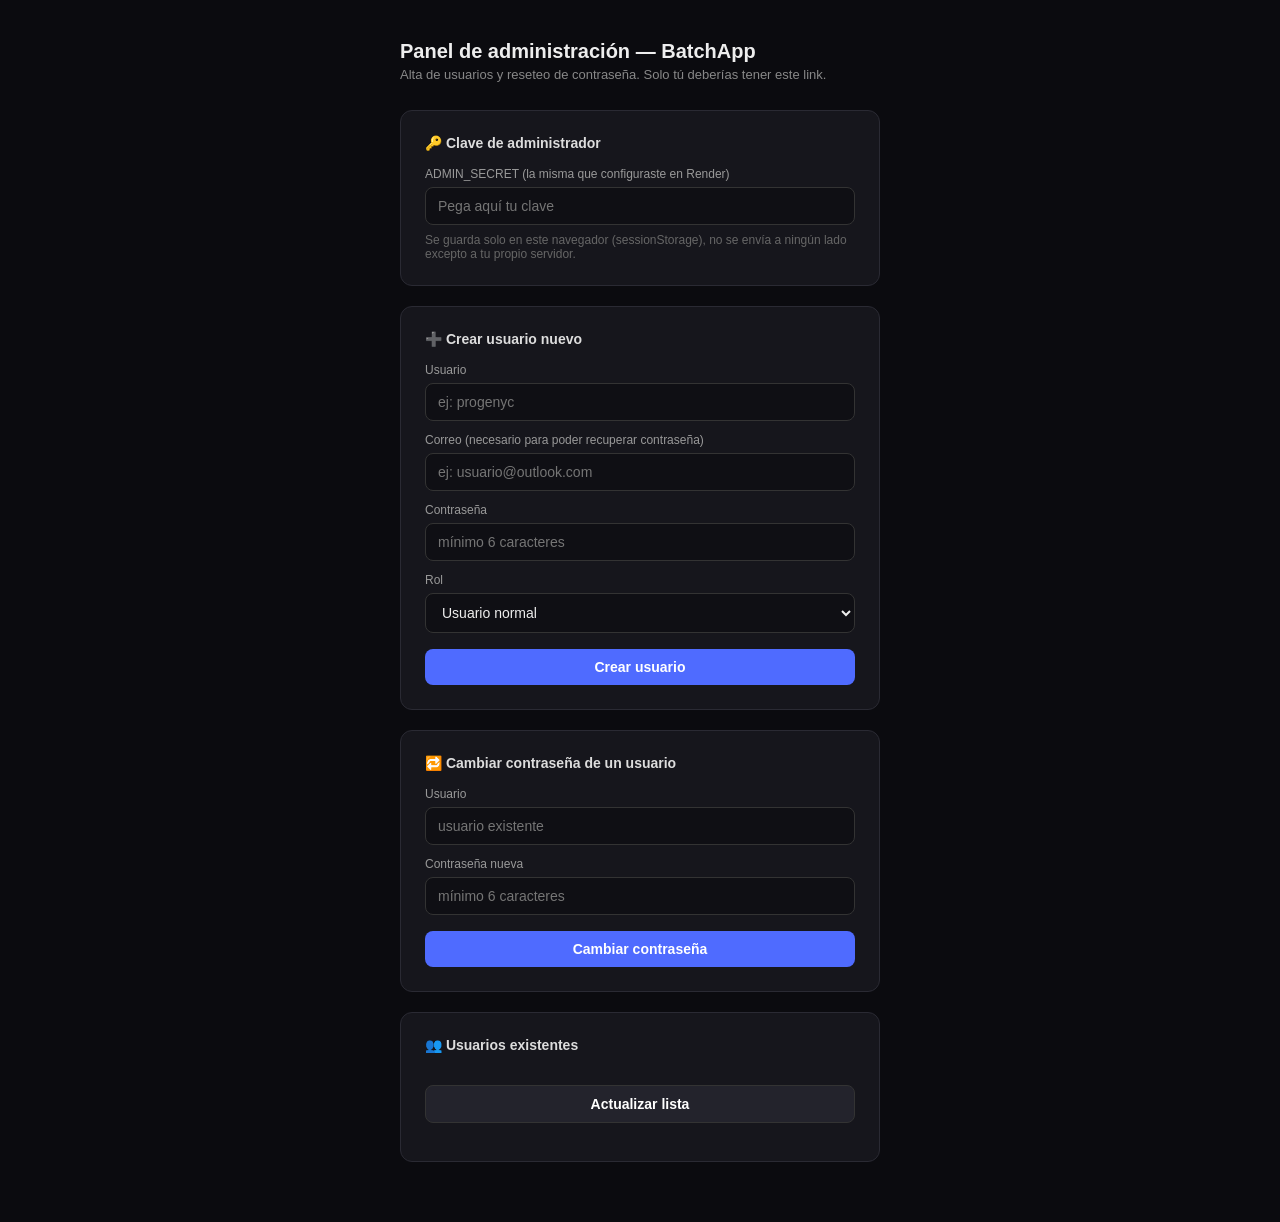
<file: fastapi/static/admin.html>
<!DOCTYPE html>
<html lang="es">
<head>
  <meta charset="UTF-8" />
  <meta name="viewport" content="width=device-width, initial-scale=1.0" />
  <title>BatchApp — Panel de administración</title>
  <style>
    * { box-sizing: border-box; }
    body {
      margin: 0;
      min-height: 100vh;
      background: #0b0b0f;
      color: #eee;
      font-family: -apple-system, BlinkMacSystemFont, "Segoe UI", Roboto, sans-serif;
      display: flex;
      justify-content: center;
      padding: 40px 16px;
    }
    .wrap { width: 100%; max-width: 480px; }
    h1 { font-size: 20px; margin: 0 0 4px; }
    .sub { color: #888; font-size: 13px; margin: 0 0 28px; }

    .card {
      background: #16161c;
      border: 1px solid #2a2a33;
      border-radius: 12px;
      padding: 24px;
      margin-bottom: 20px;
    }
    .card h2 {
      font-size: 14px;
      margin: 0 0 16px;
      color: #ddd;
      display: flex;
      align-items: center;
      gap: 8px;
    }
    label {
      display: block;
      font-size: 12px;
      color: #999;
      margin-bottom: 6px;
      margin-top: 12px;
    }
    label:first-of-type { margin-top: 0; }
    input {
      width: 100%;
      padding: 10px 12px;
      border-radius: 8px;
      border: 1px solid #333;
      background: #0f0f14;
      color: #eee;
      font-size: 14px;
    }
    input:focus { outline: 1px solid #4f6bff; border-color: #4f6bff; }

    button {
      margin-top: 16px;
      width: 100%;
      padding: 10px 12px;
      border-radius: 8px;
      border: none;
      background: #4f6bff;
      color: #fff;
      font-size: 14px;
      font-weight: 600;
      cursor: pointer;
    }
    button:hover { background: #3f57e0; }
    button:disabled { opacity: 0.5; cursor: not-allowed; }
    button.danger { background: #a33; }
    button.danger:hover { background: #822; }
    button.secondary { background: #23232c; border: 1px solid #333; }
    button.secondary:hover { background: #2b2b36; }

    .msg {
      margin-top: 12px;
      font-size: 13px;
      padding: 8px 10px;
      border-radius: 6px;
      display: none;
    }
    .msg.ok { display: block; background: #123c1e; color: #7ee2a0; }
    .msg.err { display: block; background: #3c1212; color: #ff8a8a; }

    .secret-row { display: flex; gap: 8px; align-items: flex-end; }
    .secret-row > div { flex: 1; }

    .userlist { font-size: 13px; color: #ccc; margin: 0; padding-left: 18px; }
    .userlist li { margin-bottom: 4px; color: #999; }
    .userlist li b { color: #eee; }
    .empty-note { font-size: 12px; color: #666; }
  </style>
</head>
<body>
<div class="wrap">
  <h1>Panel de administración — BatchApp</h1>
  <p class="sub">Alta de usuarios y reseteo de contraseña. Solo tú deberías tener este link.</p>

  <!-- Clave de administrador -->
  <div class="card">
    <h2>🔑 Clave de administrador</h2>
    <label for="admin-secret">ADMIN_SECRET (la misma que configuraste en Render)</label>
    <input id="admin-secret" type="password" placeholder="Pega aquí tu clave" autocomplete="off" />
    <div class="msg ok" id="auto-session-info" style="display:none;">✓ Detectamos tu sesión de administrador, no necesitas pegar nada.</div>
    <div class="empty-note" style="margin-top:8px;">Se guarda solo en este navegador (sessionStorage), no se envía a ningún lado excepto a tu propio servidor.</div>
  </div>

  <!-- Crear usuario -->
  <div class="card">
    <h2>➕ Crear usuario nuevo</h2>
    <label for="create-username">Usuario</label>
    <input id="create-username" type="text" placeholder="ej: progenyc" autocomplete="off" />
    <label for="create-email">Correo (necesario para poder recuperar contraseña)</label>
    <input id="create-email" type="email" placeholder="ej: usuario@outlook.com" autocomplete="off" />
    <label for="create-password">Contraseña</label>
    <input id="create-password" type="text" placeholder="mínimo 6 caracteres" autocomplete="off" />
    <label for="create-role">Rol</label>
    <select id="create-role" style="width:100%;padding:10px 12px;border-radius:8px;border:1px solid #333;background:#0f0f14;color:#eee;font-size:14px;">
      <option value="user" selected>Usuario normal</option>
      <option value="admin">Administrador</option>
    </select>
    <button id="btn-create" onclick="createUser()">Crear usuario</button>
    <div class="msg" id="create-msg"></div>
  </div>

  <!-- Resetear contraseña -->
  <div class="card">
    <h2>🔁 Cambiar contraseña de un usuario</h2>
    <label for="reset-username">Usuario</label>
    <input id="reset-username" type="text" placeholder="usuario existente" autocomplete="off" />
    <label for="reset-password">Contraseña nueva</label>
    <input id="reset-password" type="text" placeholder="mínimo 6 caracteres" autocomplete="off" />
    <button id="btn-reset" onclick="resetPassword()">Cambiar contraseña</button>
    <div class="msg" id="reset-msg"></div>
  </div>

  <!-- Listar usuarios -->
  <div class="card">
    <h2>👥 Usuarios existentes</h2>
    <button class="secondary" onclick="listUsers()">Actualizar lista</button>
    <ul class="userlist" id="user-list" style="margin-top:14px;"></ul>
    <div class="msg" id="list-msg"></div>
  </div>
</div>

<script>
  // La clave se guarda solo para esta pestaña (sessionStorage), se borra
  // al cerrar el navegador. Nunca se guarda en el servidor ni se comparte.
  const secretInput = document.getElementById('admin-secret');
  const autoInfo = document.getElementById('auto-session-info');

  const savedToken = localStorage.getItem('batchapp_token');
  const savedRole  = localStorage.getItem('batchapp_role');

  if (savedRole === 'admin' && savedToken) {
    // Ya iniciaste sesion como administrador en la app normal: se usa esa
    // misma sesion aqui, sin pedirte pegar el ADMIN_SECRET a mano.
    secretInput.value = savedToken;
    secretInput.disabled = true;
    if (autoInfo) autoInfo.style.display = 'block';
  } else {
    secretInput.value = sessionStorage.getItem('batchapp_admin_secret') || '';
  }

  secretInput.addEventListener('input', () => {
    sessionStorage.setItem('batchapp_admin_secret', secretInput.value);
  });

  function showMsg(id, text, ok) {
    const el = document.getElementById(id);
    el.textContent = text;
    el.className = 'msg ' + (ok ? 'ok' : 'err');
  }

  async function adminFetch(path, body) {
    const secret = secretInput.value.trim();
    if (!secret) throw new Error('Pega primero tu ADMIN_SECRET arriba');
    const res = await fetch(path, {
      method: 'POST',
      headers: {
        'Content-Type': 'application/json',
        'Authorization': `Bearer ${secret}`,
      },
      body: JSON.stringify(body),
    });
    const data = await res.json().catch(() => ({}));
    if (!res.ok) throw new Error(data.detail || `Error ${res.status}`);
    return data;
  }

  async function createUser() {
    const btn = document.getElementById('btn-create');
    const username = document.getElementById('create-username').value.trim();
    const email = document.getElementById('create-email').value.trim();
    const password = document.getElementById('create-password').value;
    const role = document.getElementById('create-role').value;
    btn.disabled = true;
    try {
      const data = await adminFetch('/admin/create_user', { username, email, password, role });
      showMsg('create-msg', data.message || 'Usuario creado', true);
      document.getElementById('create-username').value = '';
      document.getElementById('create-email').value = '';
      document.getElementById('create-password').value = '';
      document.getElementById('create-role').value = 'user';
      listUsers();
    } catch (err) {
      showMsg('create-msg', err.message, false);
    } finally {
      btn.disabled = false;
    }
  }

  async function resetPassword() {
    const btn = document.getElementById('btn-reset');
    const username = document.getElementById('reset-username').value.trim();
    const new_password = document.getElementById('reset-password').value;
    btn.disabled = true;
    try {
      const data = await adminFetch('/admin/reset_password', { username, new_password });
      showMsg('reset-msg', data.message || 'Contraseña actualizada', true);
      document.getElementById('reset-password').value = '';
    } catch (err) {
      showMsg('reset-msg', err.message, false);
    } finally {
      btn.disabled = false;
    }
  }

  async function deleteUser(username) {
    if (!confirm(`¿Seguro que quieres eliminar al usuario '${username}'? Esto no se puede deshacer.`)) return;
    try {
      const data = await adminFetch('/admin/delete_user', { username });
      showMsg('list-msg', data.message || 'Usuario eliminado', true);
      listUsers();
    } catch (err) {
      showMsg('list-msg', err.message, false);
    }
  }

  async function listUsers() {
    const secret = secretInput.value.trim();
    const listEl = document.getElementById('user-list');
    if (!secret) { showMsg('list-msg', 'Pega primero tu ADMIN_SECRET arriba', false); return; }
    try {
      const res = await fetch('/admin/list_users', {
        headers: { 'Authorization': `Bearer ${secret}` },
      });
      const data = await res.json();
      if (!res.ok) throw new Error(data.detail || `Error ${res.status}`);
      listEl.innerHTML = '';
      if (!data.users || data.users.length === 0) {
        listEl.innerHTML = '<div class="empty-note">Todavía no hay usuarios creados.</div>';
      } else {
        for (const u of data.users) {
          const li = document.createElement('li');
          const roleTag = u.role === 'admin' ? ' <span style="color:#7d92ff;">[admin]</span>' : '';
          li.innerHTML = `<b>${u.username}</b>${roleTag} ${u.email ? '('+u.email+')' : '<span style=\"color:#a33\">sin correo</span>'} — creado ${new Date(u.created_at).toLocaleDateString()} <button onclick="deleteUser('${u.username.replace(/'/g, "\\'")}')" style="margin-left:8px;background:none;border:1px solid #a33;color:#ff8a8a;border-radius:5px;padding:2px 8px;font-size:11px;cursor:pointer;">Eliminar</button>`;
          listEl.appendChild(li);
        }
      }
      document.getElementById('list-msg').className = 'msg';
    } catch (err) {
      showMsg('list-msg', err.message, false);
    }
  }

  // Cargar la lista automaticamente si ya hay una clave guardada
  if (secretInput.value) listUsers();
</script>
</body>
</html>
</file>
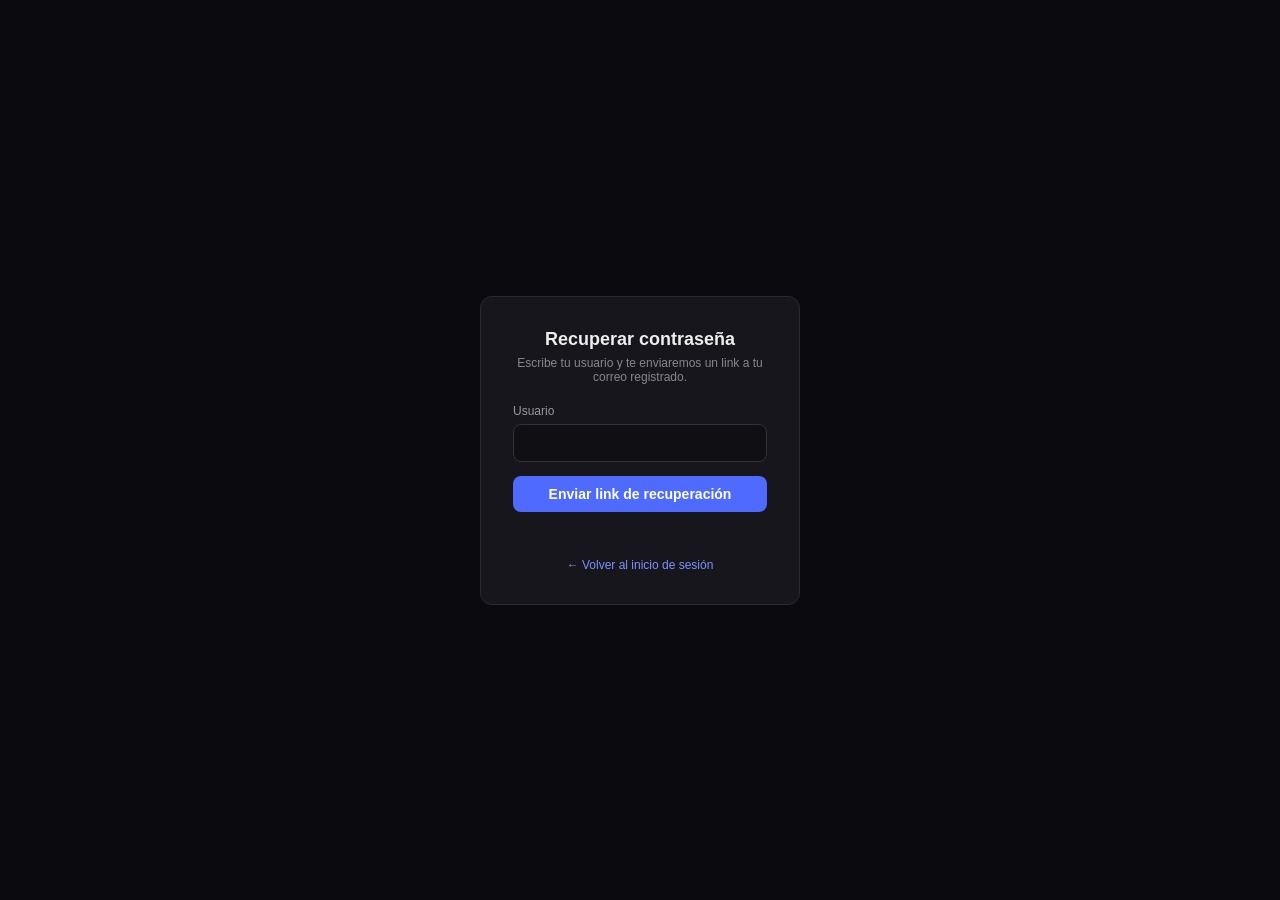
<file: fastapi/static/forgot-password.html>
<!DOCTYPE html>
<html lang="es">
<head>
  <meta charset="UTF-8" />
  <meta name="viewport" content="width=device-width, initial-scale=1.0" />
  <title>GenrImage — Recuperar contraseña</title>
  <style>
    * { box-sizing: border-box; }
    body {
      margin: 0; min-height: 100vh; background: #0b0b0f; color: #eee;
      font-family: -apple-system, BlinkMacSystemFont, "Segoe UI", Roboto, sans-serif;
      display: flex; align-items: center; justify-content: center; padding: 16px;
    }
    .card {
      background: #16161c; border: 1px solid #2a2a33; border-radius: 12px;
      padding: 32px; width: 320px;
    }
    h1 { font-size: 18px; font-weight: 600; margin: 0 0 6px; text-align: center; }
    .sub { font-size: 12px; color: #888; text-align: center; margin: 0 0 20px; }
    label { display: block; font-size: 12px; color: #999; margin-bottom: 6px; }
    input {
      width: 100%; padding: 10px 12px; border-radius: 8px; border: 1px solid #333;
      background: #0f0f14; color: #eee; font-size: 14px; margin-bottom: 14px;
    }
    button {
      width: 100%; padding: 10px 12px; border-radius: 8px; border: none;
      background: #4f6bff; color: #fff; font-size: 14px; font-weight: 600; cursor: pointer;
    }
    button:disabled { opacity: 0.6; cursor: not-allowed; }
    .msg { margin-top: 14px; font-size: 12px; text-align: center; min-height: 16px; }
    .msg.ok { color: #7ee2a0; }
    .msg.err { color: #ff8a8a; }
    a { color: #7d92ff; font-size: 12px; text-decoration: none; }
    .back { display: block; text-align: center; margin-top: 16px; }
  </style>
</head>
<body>
  <div class="card">
    <h1>Recuperar contraseña</h1>
    <p class="sub">Escribe tu usuario y te enviaremos un link a tu correo registrado.</p>

    <form id="forgot-form">
      <label for="username">Usuario</label>
      <input id="username" type="text" autocomplete="username" required />
      <button type="submit" id="btn">Enviar link de recuperación</button>
    </form>
    <div class="msg" id="msg"></div>
    <a class="back" href="/">← Volver al inicio de sesión</a>
  </div>

<script>
  document.getElementById('forgot-form').addEventListener('submit', async (e) => {
    e.preventDefault();
    const username = document.getElementById('username').value.trim();
    const btn = document.getElementById('btn');
    const msgEl = document.getElementById('msg');
    btn.disabled = true;
    btn.textContent = 'Enviando...';
    msgEl.className = 'msg';
    msgEl.textContent = '';
    try {
      const res = await fetch('/forgot_password', {
        method: 'POST',
        headers: { 'Content-Type': 'application/json' },
        body: JSON.stringify({ username }),
      });
      const data = await res.json();
      if (!res.ok) throw new Error(data.detail || 'Ocurrió un error');
      msgEl.textContent = data.message;
      msgEl.className = 'msg ok';
    } catch (err) {
      msgEl.textContent = err.message;
      msgEl.className = 'msg err';
    } finally {
      btn.disabled = false;
      btn.textContent = 'Enviar link de recuperación';
    }
  });
</script>
</body>
</html>
</file>
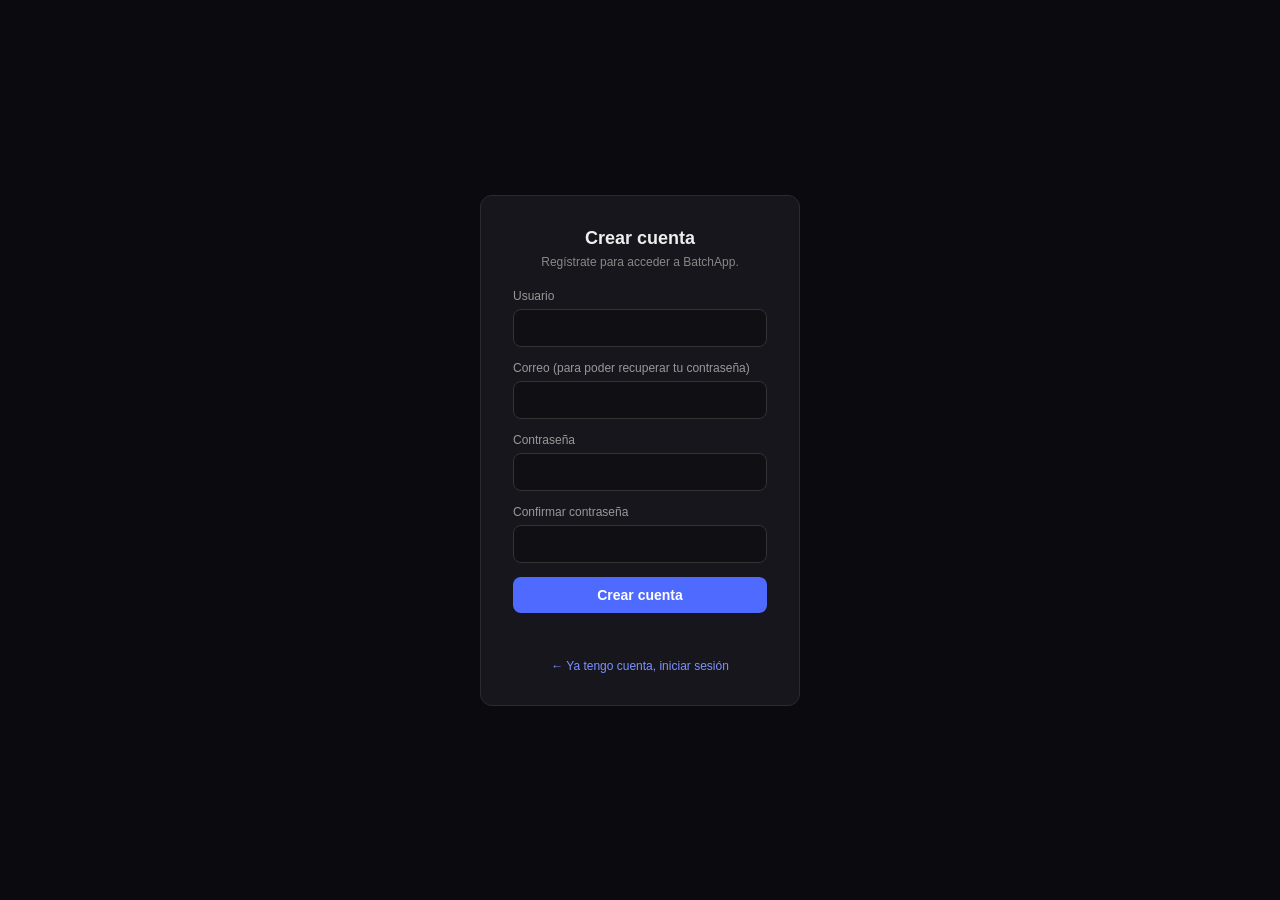
<file: fastapi/static/register.html>
<!DOCTYPE html>
<html lang="es">
<head>
  <meta charset="UTF-8" />
  <meta name="viewport" content="width=device-width, initial-scale=1.0" />
  <title>BatchApp — Crear cuenta</title>
  <style>
    * { box-sizing: border-box; }
    body {
      margin: 0; min-height: 100vh; background: #0b0b0f; color: #eee;
      font-family: -apple-system, BlinkMacSystemFont, "Segoe UI", Roboto, sans-serif;
      display: flex; align-items: center; justify-content: center; padding: 16px;
    }
    .card {
      background: #16161c; border: 1px solid #2a2a33; border-radius: 12px;
      padding: 32px; width: 320px;
    }
    h1 { font-size: 18px; font-weight: 600; margin: 0 0 6px; text-align: center; }
    .sub { font-size: 12px; color: #888; text-align: center; margin: 0 0 20px; }
    label { display: block; font-size: 12px; color: #999; margin-bottom: 6px; }
    input {
      width: 100%; padding: 10px 12px; border-radius: 8px; border: 1px solid #333;
      background: #0f0f14; color: #eee; font-size: 14px; margin-bottom: 14px;
    }
    button {
      width: 100%; padding: 10px 12px; border-radius: 8px; border: none;
      background: #4f6bff; color: #fff; font-size: 14px; font-weight: 600; cursor: pointer;
    }
    button:disabled { opacity: 0.6; cursor: not-allowed; }
    .msg { margin-top: 14px; font-size: 12px; text-align: center; min-height: 16px; }
    .msg.ok { color: #7ee2a0; }
    .msg.err { color: #ff8a8a; }
    a { color: #7d92ff; font-size: 12px; text-decoration: none; }
    .back { display: block; text-align: center; margin-top: 16px; }
  </style>
</head>
<body>
  <div class="card">
    <h1>Crear cuenta</h1>
    <p class="sub">Regístrate para acceder a BatchApp.</p>

    <form id="register-form">
      <label for="username">Usuario</label>
      <input id="username" type="text" autocomplete="username" required />
      <label for="email">Correo (para poder recuperar tu contraseña)</label>
      <input id="email" type="email" autocomplete="email" />
      <label for="password">Contraseña</label>
      <input id="password" type="password" minlength="6" autocomplete="new-password" required />
      <label for="password2">Confirmar contraseña</label>
      <input id="password2" type="password" minlength="6" required />
      <button type="submit" id="btn">Crear cuenta</button>
    </form>
    <div class="msg" id="msg"></div>
    <a class="back" href="/">← Ya tengo cuenta, iniciar sesión</a>
  </div>

<script>
  document.getElementById('register-form').addEventListener('submit', async (e) => {
    e.preventDefault();
    const username = document.getElementById('username').value.trim();
    const email = document.getElementById('email').value.trim();
    const password = document.getElementById('password').value;
    const password2 = document.getElementById('password2').value;
    const btn = document.getElementById('btn');
    const msgEl = document.getElementById('msg');

    msgEl.className = 'msg';
    msgEl.textContent = '';

    if (password !== password2) {
      msgEl.textContent = 'Las contraseñas no coinciden';
      msgEl.className = 'msg err';
      return;
    }

    btn.disabled = true;
    btn.textContent = 'Creando...';
    try {
      const res = await fetch('/register', {
        method: 'POST',
        headers: { 'Content-Type': 'application/json' },
        body: JSON.stringify({ username, email, password }),
      });
      const data = await res.json();
      if (!res.ok) throw new Error(data.detail || 'Ocurrió un error');

      localStorage.setItem('batchapp_token', data.token);
      localStorage.setItem('batchapp_role', data.role || 'user');

      msgEl.textContent = 'Cuenta creada. Redirigiendo...';
      msgEl.className = 'msg ok';
      setTimeout(() => { window.location.href = '/'; }, 1200);
    } catch (err) {
      msgEl.textContent = err.message;
      msgEl.className = 'msg err';
    } finally {
      btn.disabled = false;
      btn.textContent = 'Crear cuenta';
    }
  });
</script>
</body>
</html>
</file>
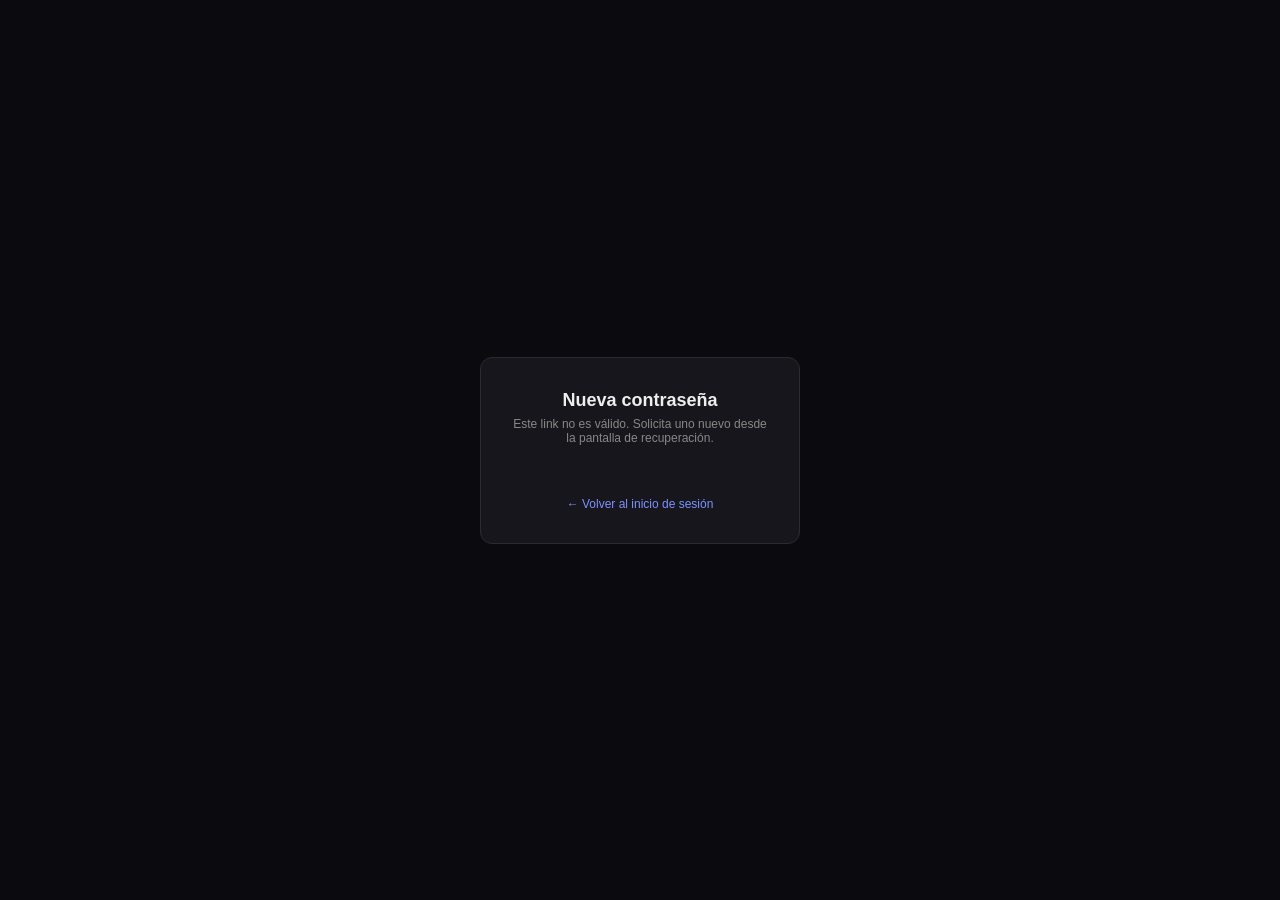
<file: fastapi/static/reset-password.html>
<!DOCTYPE html>
<html lang="es">
<head>
  <meta charset="UTF-8" />
  <meta name="viewport" content="width=device-width, initial-scale=1.0" />
  <title>GenrImage — Nueva contraseña</title>
  <style>
    * { box-sizing: border-box; }
    body {
      margin: 0; min-height: 100vh; background: #0b0b0f; color: #eee;
      font-family: -apple-system, BlinkMacSystemFont, "Segoe UI", Roboto, sans-serif;
      display: flex; align-items: center; justify-content: center; padding: 16px;
    }
    .card {
      background: #16161c; border: 1px solid #2a2a33; border-radius: 12px;
      padding: 32px; width: 320px;
    }
    h1 { font-size: 18px; font-weight: 600; margin: 0 0 6px; text-align: center; }
    .sub { font-size: 12px; color: #888; text-align: center; margin: 0 0 20px; }
    label { display: block; font-size: 12px; color: #999; margin-bottom: 6px; }
    input {
      width: 100%; padding: 10px 12px; border-radius: 8px; border: 1px solid #333;
      background: #0f0f14; color: #eee; font-size: 14px; margin-bottom: 14px;
    }
    button {
      width: 100%; padding: 10px 12px; border-radius: 8px; border: none;
      background: #4f6bff; color: #fff; font-size: 14px; font-weight: 600; cursor: pointer;
    }
    button:disabled { opacity: 0.6; cursor: not-allowed; }
    .msg { margin-top: 14px; font-size: 12px; text-align: center; min-height: 16px; }
    .msg.ok { color: #7ee2a0; }
    .msg.err { color: #ff8a8a; }
    a { color: #7d92ff; font-size: 12px; text-decoration: none; }
    .back { display: block; text-align: center; margin-top: 16px; }
  </style>
</head>
<body>
  <div class="card">
    <h1>Nueva contraseña</h1>
    <p class="sub" id="sub-text">Escribe tu nueva contraseña.</p>

    <form id="reset-form">
      <label for="password">Contraseña nueva</label>
      <input id="password" type="password" minlength="6" required />
      <label for="password2">Confirmar contraseña</label>
      <input id="password2" type="password" minlength="6" required />
      <button type="submit" id="btn">Guardar contraseña</button>
    </form>
    <div class="msg" id="msg"></div>
    <a class="back" href="/">← Volver al inicio de sesión</a>
  </div>

<script>
  const params = new URLSearchParams(window.location.search);
  const token = params.get('token');
  const form = document.getElementById('reset-form');
  const msgEl = document.getElementById('msg');

  if (!token) {
    document.getElementById('sub-text').textContent = 'Este link no es válido. Solicita uno nuevo desde la pantalla de recuperación.';
    form.style.display = 'none';
  }

  form.addEventListener('submit', async (e) => {
    e.preventDefault();
    const password = document.getElementById('password').value;
    const password2 = document.getElementById('password2').value;
    const btn = document.getElementById('btn');

    msgEl.className = 'msg';
    msgEl.textContent = '';

    if (password !== password2) {
      msgEl.textContent = 'Las contraseñas no coinciden';
      msgEl.className = 'msg err';
      return;
    }

    btn.disabled = true;
    btn.textContent = 'Guardando...';
    try {
      const res = await fetch('/reset_password_with_token', {
        method: 'POST',
        headers: { 'Content-Type': 'application/json' },
        body: JSON.stringify({ token, new_password: password }),
      });
      const data = await res.json();
      if (!res.ok) throw new Error(data.detail || 'Ocurrió un error');
      msgEl.textContent = data.message + ' Redirigiendo...';
      msgEl.className = 'msg ok';
      form.style.display = 'none';
      setTimeout(() => { window.location.href = '/'; }, 2000);
    } catch (err) {
      msgEl.textContent = err.message;
      msgEl.className = 'msg err';
    } finally {
      btn.disabled = false;
      btn.textContent = 'Guardar contraseña';
    }
  });
</script>
</body>
</html>
</file>
